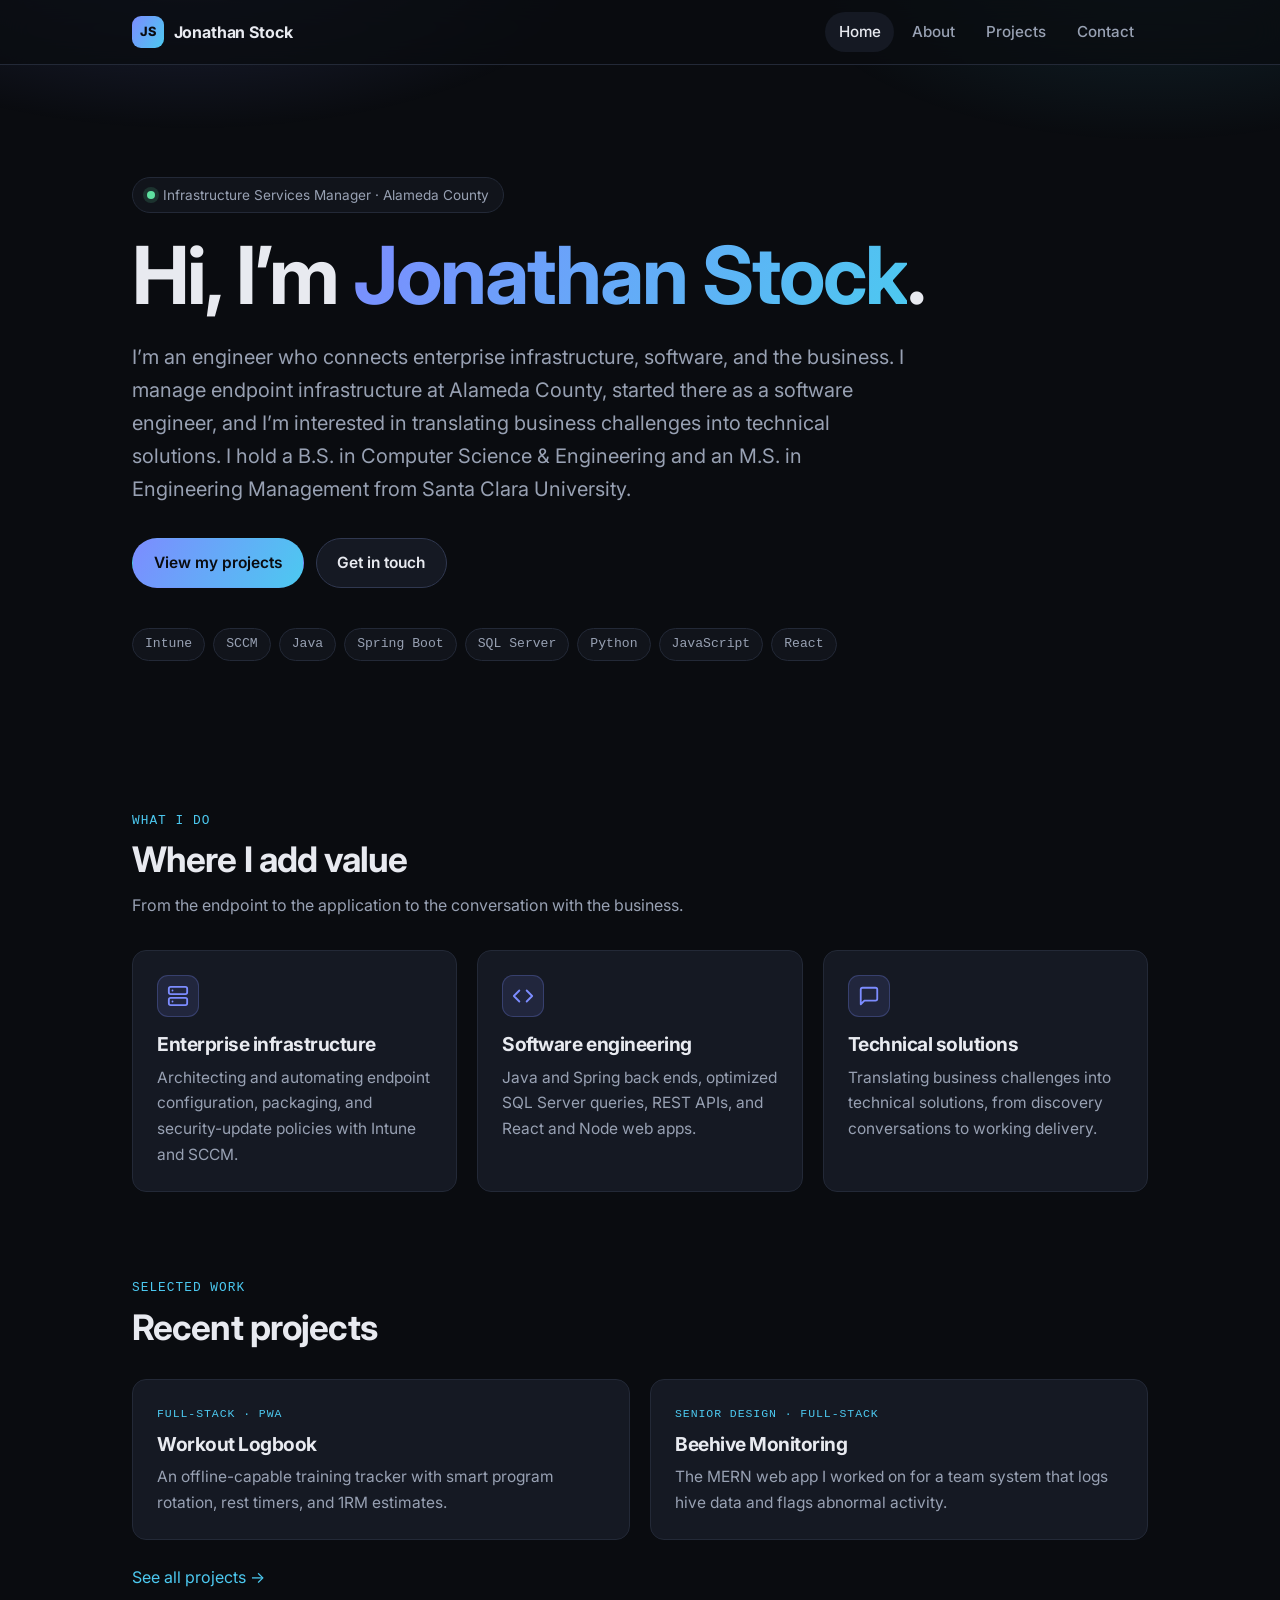
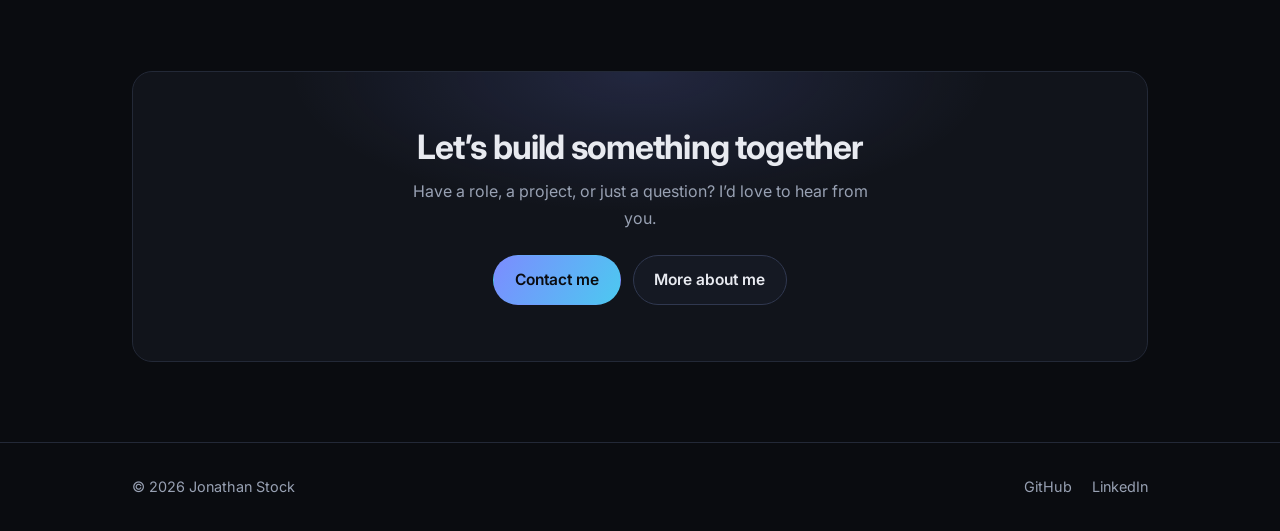
<file: index.html>
<!doctype html>
<html lang="en" class="no-js">
<head>
  <meta charset="utf-8">
  <meta name="viewport" content="width=device-width, initial-scale=1, viewport-fit=cover">
  <title>Jonathan Stock — Engineer</title>
  <meta name="description" content="Jonathan Stock is an Infrastructure Services Manager and software engineer at Alameda County who turns business challenges into technical solutions. Santa Clara University B.S. CS&amp;E and M.S. Engineering Management.">
  <meta name="theme-color" content="#0a0c10">
  <meta property="og:title" content="Jonathan Stock — Engineer">
  <meta property="og:description" content="Enterprise infrastructure, software engineering, and technical solutions.">
  <meta property="og:type" content="website">
  <link rel="icon" href="data:image/svg+xml,%3Csvg xmlns='http://www.w3.org/2000/svg' viewBox='0 0 32 32'%3E%3Cdefs%3E%3ClinearGradient id='g' x1='0' y1='0' x2='1' y2='1'%3E%3Cstop offset='0' stop-color='%237c8cff'/%3E%3Cstop offset='1' stop-color='%234cc9f0'/%3E%3C/linearGradient%3E%3C/defs%3E%3Crect width='32' height='32' rx='8' fill='url(%23g)'/%3E%3Ctext x='16' y='21.5' font-family='Arial' font-weight='800' font-size='14' text-anchor='middle' fill='%230a0c10'%3EJS%3C/text%3E%3C/svg%3E">
  <link rel="preconnect" href="https://fonts.googleapis.com">
  <link rel="preconnect" href="https://fonts.gstatic.com" crossorigin>
  <link rel="stylesheet" href="https://fonts.googleapis.com/css2?family=Inter:wght@400;500;600;700;800&display=swap">
  <link rel="stylesheet" href="assets/style.css">
  <script>document.documentElement.classList.remove("no-js");</script>
</head>
<body>
  <a class="skip-link" href="#main">Skip to content</a>

  <header class="site-header">
    <div class="container nav">
      <a class="brand" href="index.html" aria-label="Jonathan Stock, home">
        <span class="brand-mark" aria-hidden="true">JS</span>
        <span>Jonathan Stock</span>
      </a>
      <button class="nav-toggle" type="button" aria-label="Open menu" aria-expanded="false" aria-controls="nav-links">
        <span class="bars"></span>
      </button>
      <ul class="nav-links" id="nav-links">
        <li><a href="index.html" aria-current="page">Home</a></li>
        <li><a href="about.html">About</a></li>
        <li><a href="projects.html">Projects</a></li>
        <li><a href="contact.html">Contact</a></li>
      </ul>
    </div>
  </header>

  <main id="main">
    <!-- Hero -->
    <section class="hero">
      <div class="container">
        <span class="status-pill">Infrastructure Services Manager · Alameda County</span>
        <h1>Hi, I’m <span class="gradient-text">Jonathan Stock</span>.</h1>
        <p class="lead">
          I’m an engineer who connects enterprise infrastructure, software, and the business. I manage
          endpoint infrastructure at Alameda County, started there as a software engineer, and I’m
          interested in translating business challenges into technical solutions. I hold a B.S. in
          Computer Science &amp; Engineering and an M.S. in Engineering Management from Santa Clara University.
        </p>
        <div class="btn-row">
          <a class="btn btn-primary" href="projects.html">View my projects</a>
          <a class="btn" href="contact.html">Get in touch</a>
        </div>
        <ul class="chips" aria-label="Technologies I work with">
          <li class="chip">Intune</li>
          <li class="chip">SCCM</li>
          <li class="chip">Java</li>
          <li class="chip">Spring Boot</li>
          <li class="chip">SQL Server</li>
          <li class="chip">Python</li>
          <li class="chip">JavaScript</li>
          <li class="chip">React</li>
        </ul>
      </div>
    </section>

    <!-- What I do -->
    <section class="section">
      <div class="container">
        <div class="section-head reveal">
          <span class="eyebrow">What I do</span>
          <h2>Where I add value</h2>
          <p>From the endpoint to the application to the conversation with the business.</p>
        </div>
        <div class="grid grid-3">
          <article class="card reveal">
            <div class="card-icon" aria-hidden="true">
              <svg viewBox="0 0 24 24" fill="none" stroke="currentColor" stroke-width="2" stroke-linecap="round" stroke-linejoin="round"><rect x="2" y="2" width="20" height="8" rx="2"/><rect x="2" y="14" width="20" height="8" rx="2"/><path d="M6 6h.01M6 18h.01"/></svg>
            </div>
            <h3>Enterprise infrastructure</h3>
            <p>Architecting and automating endpoint configuration, packaging, and security-update policies with Intune and SCCM.</p>
          </article>
          <article class="card reveal">
            <div class="card-icon" aria-hidden="true">
              <svg viewBox="0 0 24 24" fill="none" stroke="currentColor" stroke-width="2" stroke-linecap="round" stroke-linejoin="round"><polyline points="16 18 22 12 16 6"/><polyline points="8 6 2 12 8 18"/></svg>
            </div>
            <h3>Software engineering</h3>
            <p>Java and Spring back ends, optimized SQL Server queries, REST APIs, and React and Node web apps.</p>
          </article>
          <article class="card reveal">
            <div class="card-icon" aria-hidden="true">
              <svg viewBox="0 0 24 24" fill="none" stroke="currentColor" stroke-width="2" stroke-linecap="round" stroke-linejoin="round"><path d="M21 15a2 2 0 0 1-2 2H7l-4 4V5a2 2 0 0 1 2-2h14a2 2 0 0 1 2 2z"/></svg>
            </div>
            <h3>Technical solutions</h3>
            <p>Translating business challenges into technical solutions, from discovery conversations to working delivery.</p>
          </article>
        </div>
      </div>
    </section>

    <!-- Featured projects -->
    <section class="section" style="padding-top:0">
      <div class="container">
        <div class="section-head reveal">
          <span class="eyebrow">Selected work</span>
          <h2>Recent projects</h2>
        </div>
        <div class="grid grid-2">
          <a class="card reveal" href="projects.html#workout-logbook">
            <span class="project-tag">Full-stack · PWA</span>
            <h3 style="margin-top:.6rem">Workout Logbook</h3>
            <p>An offline-capable training tracker with smart program rotation, rest timers, and 1RM estimates.</p>
          </a>
          <a class="card reveal" href="projects.html#beehive-monitoring">
            <span class="project-tag">Senior design · Full-stack</span>
            <h3 style="margin-top:.6rem">Beehive Monitoring</h3>
            <p>The MERN web app I worked on for a team system that logs hive data and flags abnormal activity.</p>
          </a>
        </div>
        <p style="margin:1.5rem 0 0"><a href="projects.html">See all projects →</a></p>
      </div>
    </section>

    <!-- CTA -->
    <section class="section" style="padding-top:0">
      <div class="container">
        <div class="cta reveal">
          <h2>Let’s build something together</h2>
          <p>Have a role, a project, or just a question? I’d love to hear from you.</p>
          <div class="btn-row">
            <a class="btn btn-primary" href="contact.html">Contact me</a>
            <a class="btn" href="about.html">More about me</a>
          </div>
        </div>
      </div>
    </section>
  </main>

  <footer class="site-footer">
    <div class="container footer-inner">
      <span>© <span data-year>2026</span> Jonathan Stock</span>
      <ul class="footer-links">
        <li><a href="https://github.com/jonathanhstock" target="_blank" rel="noopener">GitHub</a></li>
        <li><a href="https://www.linkedin.com/in/jonathanhstock/" target="_blank" rel="noopener">LinkedIn</a></li>
      </ul>
    </div>
  </footer>

  <script src="assets/script.js"></script>
</body>
</html>
</file>
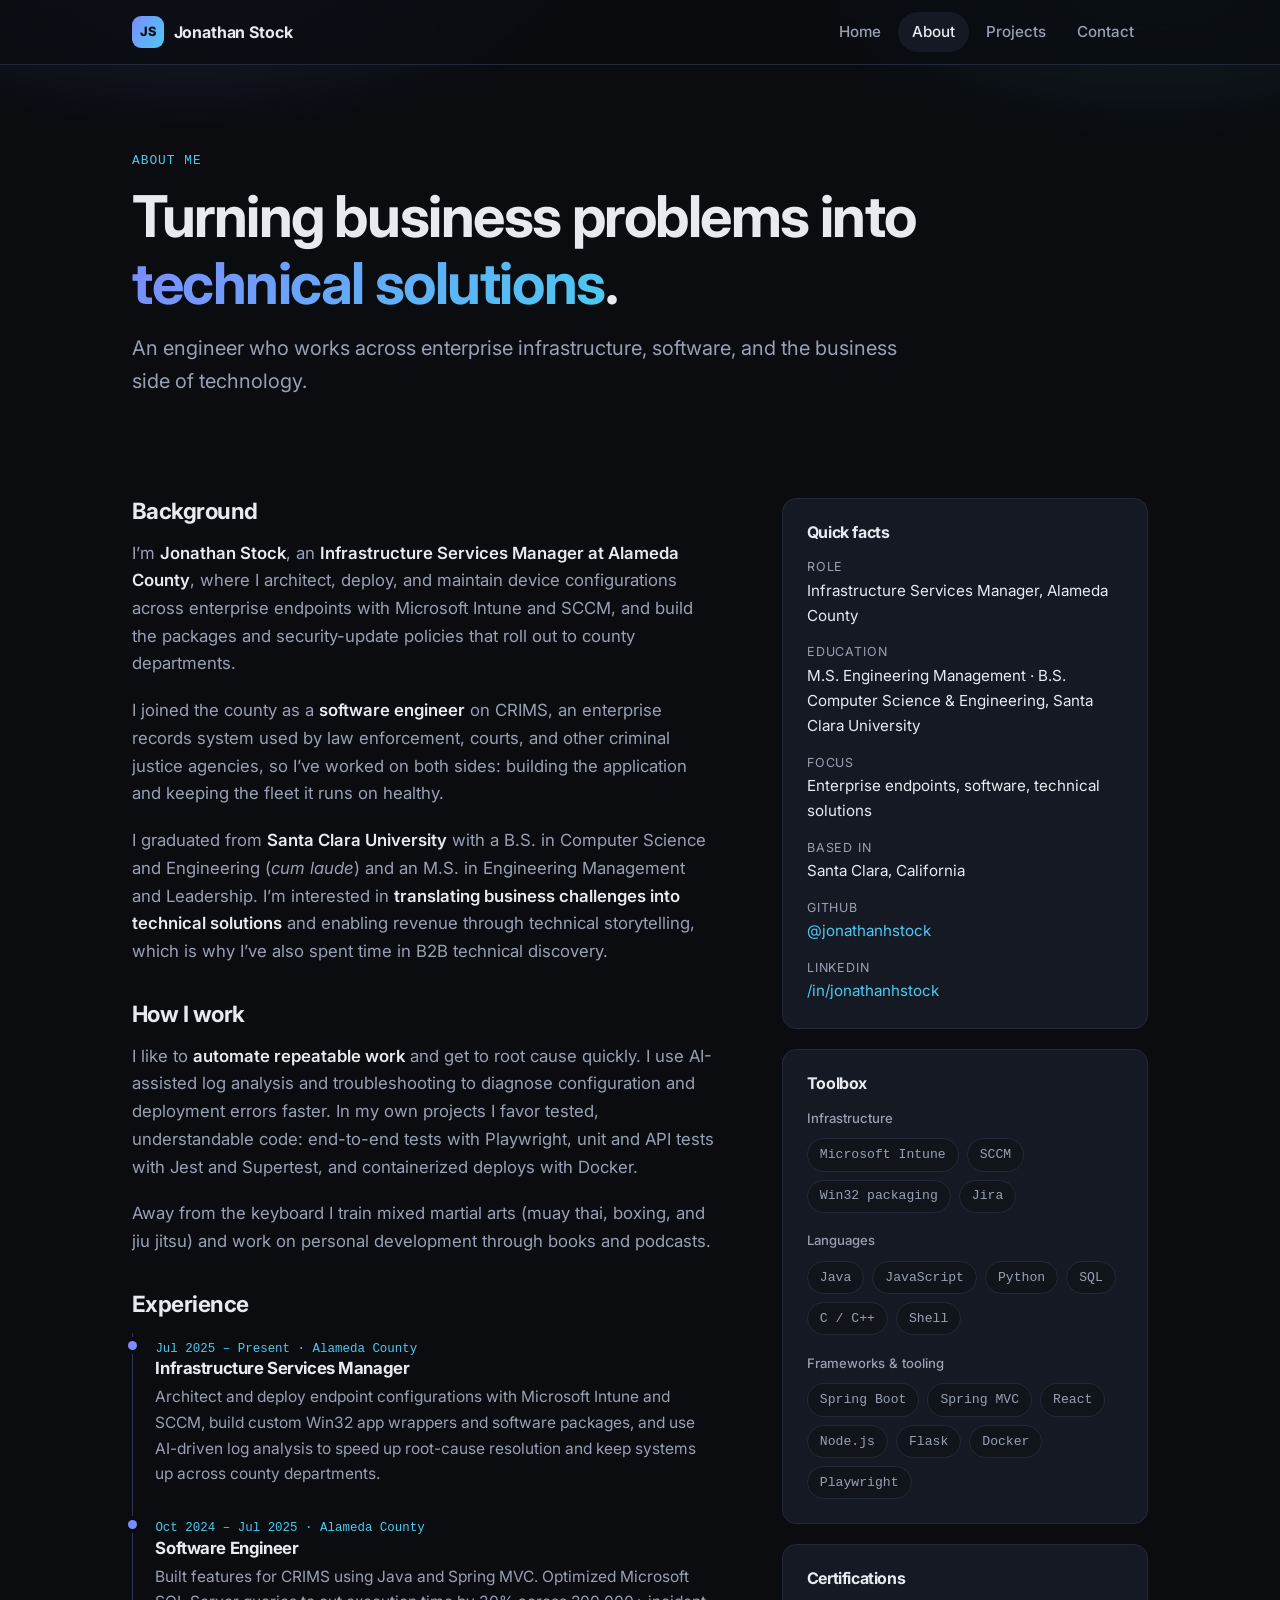
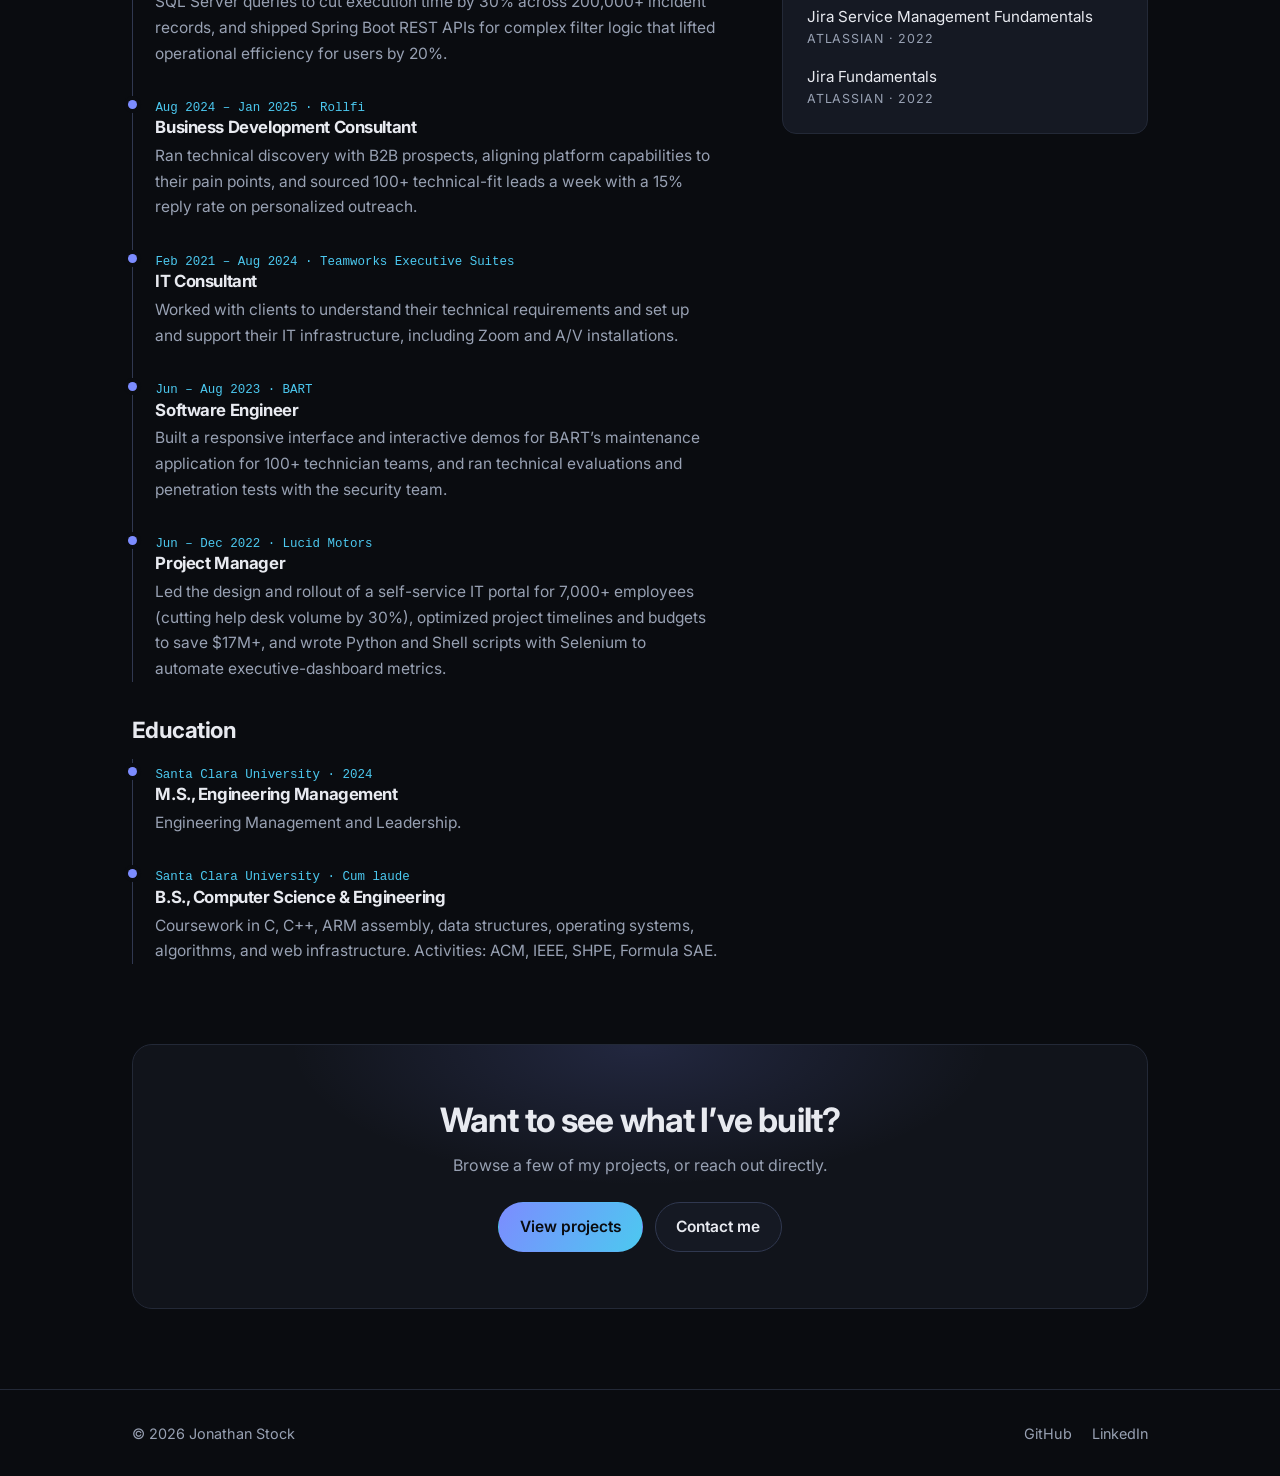
<file: about.html>
<!doctype html>
<html lang="en" class="no-js">
<head>
  <meta charset="utf-8">
  <meta name="viewport" content="width=device-width, initial-scale=1, viewport-fit=cover">
  <title>About — Jonathan Stock</title>
  <meta name="description" content="About Jonathan Stock: an Infrastructure Services Manager and former software engineer at Alameda County, with a B.S. in Computer Science &amp; Engineering and an M.S. in Engineering Management from Santa Clara University.">
  <meta name="theme-color" content="#0a0c10">
  <meta property="og:title" content="About — Jonathan Stock">
  <meta property="og:type" content="profile">
  <link rel="icon" href="data:image/svg+xml,%3Csvg xmlns='http://www.w3.org/2000/svg' viewBox='0 0 32 32'%3E%3Cdefs%3E%3ClinearGradient id='g' x1='0' y1='0' x2='1' y2='1'%3E%3Cstop offset='0' stop-color='%237c8cff'/%3E%3Cstop offset='1' stop-color='%234cc9f0'/%3E%3C/linearGradient%3E%3C/defs%3E%3Crect width='32' height='32' rx='8' fill='url(%23g)'/%3E%3Ctext x='16' y='21.5' font-family='Arial' font-weight='800' font-size='14' text-anchor='middle' fill='%230a0c10'%3EJS%3C/text%3E%3C/svg%3E">
  <link rel="preconnect" href="https://fonts.googleapis.com">
  <link rel="preconnect" href="https://fonts.gstatic.com" crossorigin>
  <link rel="stylesheet" href="https://fonts.googleapis.com/css2?family=Inter:wght@400;500;600;700;800&display=swap">
  <link rel="stylesheet" href="assets/style.css">
  <script>document.documentElement.classList.remove("no-js");</script>
</head>
<body>
  <a class="skip-link" href="#main">Skip to content</a>

  <header class="site-header">
    <div class="container nav">
      <a class="brand" href="index.html" aria-label="Jonathan Stock, home">
        <span class="brand-mark" aria-hidden="true">JS</span>
        <span>Jonathan Stock</span>
      </a>
      <button class="nav-toggle" type="button" aria-label="Open menu" aria-expanded="false" aria-controls="nav-links">
        <span class="bars"></span>
      </button>
      <ul class="nav-links" id="nav-links">
        <li><a href="index.html">Home</a></li>
        <li><a href="about.html" aria-current="page">About</a></li>
        <li><a href="projects.html">Projects</a></li>
        <li><a href="contact.html">Contact</a></li>
      </ul>
    </div>
  </header>

  <main id="main">
    <section class="page-hero">
      <div class="container">
        <span class="eyebrow">About me</span>
        <h1>Turning business problems into <span class="gradient-text">technical solutions</span>.</h1>
        <p class="lead">An engineer who works across enterprise infrastructure, software, and the business side of technology.</p>
      </div>
    </section>

    <section class="section">
      <div class="container about-layout">

        <div class="prose">
          <h2>Background</h2>
          <p>
            I’m <strong>Jonathan Stock</strong>, an <strong>Infrastructure Services Manager at Alameda County</strong>,
            where I architect, deploy, and maintain device configurations across enterprise endpoints with
            Microsoft Intune and SCCM, and build the packages and security-update policies that roll out to
            county departments.
          </p>
          <p>
            I joined the county as a <strong>software engineer</strong> on CRIMS, an enterprise records system used by
            law enforcement, courts, and other criminal justice agencies, so I’ve worked on both sides:
            building the application and keeping the fleet it runs on healthy.
          </p>
          <p>
            I graduated from <strong>Santa Clara University</strong> with a B.S. in Computer Science and
            Engineering (<em>cum laude</em>) and an M.S. in Engineering Management and Leadership. I’m
            interested in <strong>translating business challenges into technical solutions</strong> and
            enabling revenue through technical storytelling, which is why I’ve also spent time in B2B
            technical discovery.
          </p>

          <h2>How I work</h2>
          <p>
            I like to <strong>automate repeatable work</strong> and get to root cause quickly. I use AI-assisted
            log analysis and troubleshooting to diagnose configuration and deployment errors faster.
            In my own projects I favor tested, understandable code: end-to-end tests with Playwright, unit and API
            tests with Jest and Supertest, and containerized deploys with Docker.
          </p>
          <p>
            Away from the keyboard I train mixed martial arts (muay thai, boxing, and jiu jitsu) and
            work on personal development through books and podcasts.
          </p>

          <h2>Experience</h2>
          <ol class="timeline">
            <li class="reveal">
              <span class="meta">Jul 2025 – Present · Alameda County</span>
              <h3>Infrastructure Services Manager</h3>
              <p>Architect and deploy endpoint configurations with Microsoft Intune and SCCM, build custom Win32 app wrappers and software packages, and use AI-driven log analysis to speed up root-cause resolution and keep systems up across county departments.</p>
            </li>
            <li class="reveal">
              <span class="meta">Oct 2024 – Jul 2025 · Alameda County</span>
              <h3>Software Engineer</h3>
              <p>Built features for CRIMS using Java and Spring MVC. Optimized Microsoft SQL Server queries to cut execution time by 30% across 200,000+ incident records, and shipped Spring Boot REST APIs for complex filter logic that lifted operational efficiency for users by 20%.</p>
            </li>
            <li class="reveal">
              <span class="meta">Aug 2024 – Jan 2025 · Rollfi</span>
              <h3>Business Development Consultant</h3>
              <p>Ran technical discovery with B2B prospects, aligning platform capabilities to their pain points, and sourced 100+ technical-fit leads a week with a 15% reply rate on personalized outreach.</p>
            </li>
            <li class="reveal">
              <span class="meta">Feb 2021 – Aug 2024 · Teamworks Executive Suites</span>
              <h3>IT Consultant</h3>
              <p>Worked with clients to understand their technical requirements and set up and support their IT infrastructure, including Zoom and A/V installations.</p>
            </li>
            <li class="reveal">
              <span class="meta">Jun – Aug 2023 · BART</span>
              <h3>Software Engineer</h3>
              <p>Built a responsive interface and interactive demos for BART’s maintenance application for 100+ technician teams, and ran technical evaluations and penetration tests with the security team.</p>
            </li>
            <li class="reveal">
              <span class="meta">Jun – Dec 2022 · Lucid Motors</span>
              <h3>Project Manager</h3>
              <p>Led the design and rollout of a self-service IT portal for 7,000+ employees (cutting help desk volume by 30%), optimized project timelines and budgets to save $17M+, and wrote Python and Shell scripts with Selenium to automate executive-dashboard metrics.</p>
            </li>
          </ol>

          <h2>Education</h2>
          <ol class="timeline">
            <li class="reveal">
              <span class="meta">Santa Clara University · 2024</span>
              <h3>M.S., Engineering Management</h3>
              <p>Engineering Management and Leadership.</p>
            </li>
            <li class="reveal">
              <span class="meta">Santa Clara University · Cum laude</span>
              <h3>B.S., Computer Science &amp; Engineering</h3>
              <p>Coursework in C, C++, ARM assembly, data structures, operating systems, algorithms, and web infrastructure. Activities: ACM, IEEE, SHPE, Formula SAE.</p>
            </li>
          </ol>
        </div>

        <aside class="sidebar" aria-label="Quick facts">
          <div class="card">
            <h3>Quick facts</h3>
            <ul class="facts">
              <li><span class="label">Role</span>Infrastructure Services Manager, Alameda County</li>
              <li><span class="label">Education</span>M.S. Engineering Management · B.S. Computer Science &amp; Engineering, Santa Clara University</li>
              <li><span class="label">Focus</span>Enterprise endpoints, software, technical solutions</li>
              <li><span class="label">Based in</span>Santa Clara, California</li>
              <li><span class="label">GitHub</span><a href="https://github.com/jonathanhstock" target="_blank" rel="noopener">@jonathanhstock</a></li>
              <li><span class="label">LinkedIn</span><a href="https://www.linkedin.com/in/jonathanhstock/" target="_blank" rel="noopener">/in/jonathanhstock</a></li>
            </ul>
          </div>

          <div class="card">
            <h3>Toolbox</h3>
            <div class="skill-group">
              <h4>Infrastructure</h4>
              <ul class="chips">
                <li class="chip">Microsoft Intune</li><li class="chip">SCCM</li><li class="chip">Win32 packaging</li>
                <li class="chip">Jira</li>
              </ul>
            </div>
            <div class="skill-group">
              <h4>Languages</h4>
              <ul class="chips">
                <li class="chip">Java</li><li class="chip">JavaScript</li><li class="chip">Python</li>
                <li class="chip">SQL</li><li class="chip">C / C++</li><li class="chip">Shell</li>
              </ul>
            </div>
            <div class="skill-group">
              <h4>Frameworks &amp; tooling</h4>
              <ul class="chips">
                <li class="chip">Spring Boot</li><li class="chip">Spring MVC</li><li class="chip">React</li>
                <li class="chip">Node.js</li><li class="chip">Flask</li><li class="chip">Docker</li>
                <li class="chip">Playwright</li>
              </ul>
            </div>
          </div>

          <div class="card">
            <h3>Certifications</h3>
            <ul class="facts">
              <li>Jira Service Management Fundamentals<span class="label">Atlassian · 2022</span></li>
              <li>Jira Fundamentals<span class="label">Atlassian · 2022</span></li>
            </ul>
          </div>
        </aside>

      </div>
    </section>

    <section class="section" style="padding-top:0">
      <div class="container">
        <div class="cta reveal">
          <h2>Want to see what I’ve built?</h2>
          <p>Browse a few of my projects, or reach out directly.</p>
          <div class="btn-row">
            <a class="btn btn-primary" href="projects.html">View projects</a>
            <a class="btn" href="contact.html">Contact me</a>
          </div>
        </div>
      </div>
    </section>
  </main>

  <footer class="site-footer">
    <div class="container footer-inner">
      <span>© <span data-year>2026</span> Jonathan Stock</span>
      <ul class="footer-links">
        <li><a href="https://github.com/jonathanhstock" target="_blank" rel="noopener">GitHub</a></li>
        <li><a href="https://www.linkedin.com/in/jonathanhstock/" target="_blank" rel="noopener">LinkedIn</a></li>
      </ul>
    </div>
  </footer>

  <script src="assets/script.js"></script>
</body>
</html>
</file>
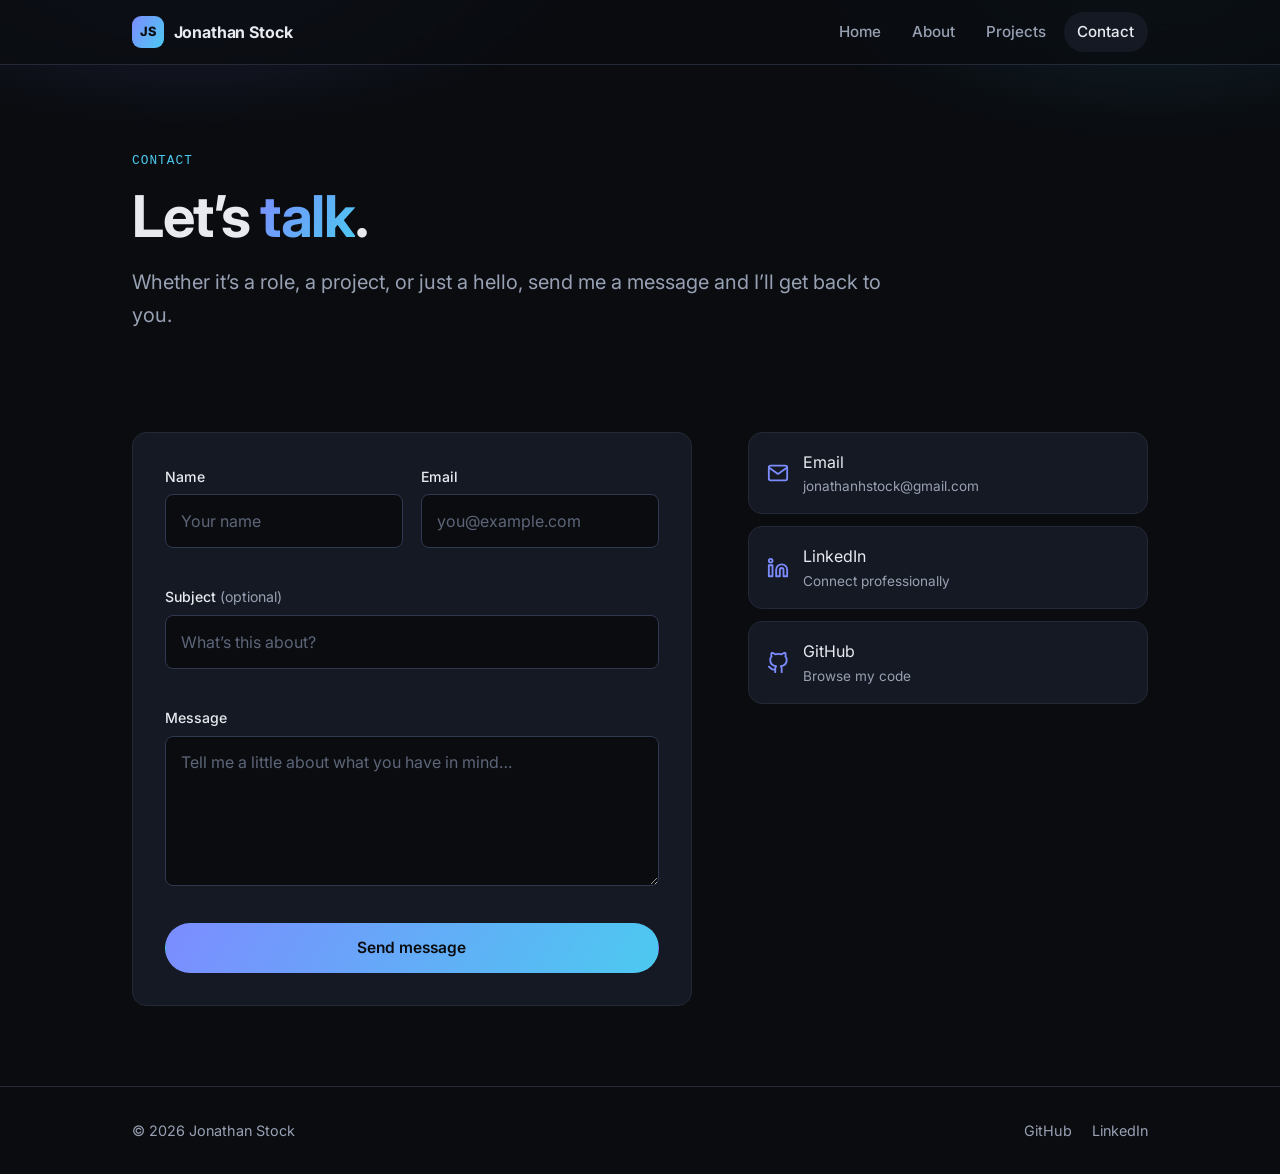
<file: contact.html>
<!doctype html>
<html lang="en" class="no-js">
<head>
  <meta charset="utf-8">
  <meta name="viewport" content="width=device-width, initial-scale=1, viewport-fit=cover">
  <title>Contact — Jonathan Stock</title>
  <meta name="description" content="Get in touch with Jonathan Stock about roles, projects, or collaboration.">
  <meta name="theme-color" content="#0a0c10">
  <meta property="og:title" content="Contact — Jonathan Stock">
  <meta property="og:type" content="website">
  <link rel="icon" href="data:image/svg+xml,%3Csvg xmlns='http://www.w3.org/2000/svg' viewBox='0 0 32 32'%3E%3Cdefs%3E%3ClinearGradient id='g' x1='0' y1='0' x2='1' y2='1'%3E%3Cstop offset='0' stop-color='%237c8cff'/%3E%3Cstop offset='1' stop-color='%234cc9f0'/%3E%3C/linearGradient%3E%3C/defs%3E%3Crect width='32' height='32' rx='8' fill='url(%23g)'/%3E%3Ctext x='16' y='21.5' font-family='Arial' font-weight='800' font-size='14' text-anchor='middle' fill='%230a0c10'%3EJS%3C/text%3E%3C/svg%3E">
  <link rel="preconnect" href="https://fonts.googleapis.com">
  <link rel="preconnect" href="https://fonts.gstatic.com" crossorigin>
  <link rel="stylesheet" href="https://fonts.googleapis.com/css2?family=Inter:wght@400;500;600;700;800&display=swap">
  <link rel="stylesheet" href="assets/style.css">
  <script>document.documentElement.classList.remove("no-js");</script>
</head>
<body>
  <a class="skip-link" href="#main">Skip to content</a>

  <header class="site-header">
    <div class="container nav">
      <a class="brand" href="index.html" aria-label="Jonathan Stock, home">
        <span class="brand-mark" aria-hidden="true">JS</span>
        <span>Jonathan Stock</span>
      </a>
      <button class="nav-toggle" type="button" aria-label="Open menu" aria-expanded="false" aria-controls="nav-links">
        <span class="bars"></span>
      </button>
      <ul class="nav-links" id="nav-links">
        <li><a href="index.html">Home</a></li>
        <li><a href="about.html">About</a></li>
        <li><a href="projects.html">Projects</a></li>
        <li><a href="contact.html" aria-current="page">Contact</a></li>
      </ul>
    </div>
  </header>

  <main id="main">
    <section class="page-hero">
      <div class="container">
        <span class="eyebrow">Contact</span>
        <h1>Let’s <span class="gradient-text">talk</span>.</h1>
        <p class="lead">Whether it’s a role, a project, or just a hello, send me a message and I’ll get back to you.</p>
      </div>
    </section>

    <section class="section">
      <div class="container contact-layout">

        <form class="form" id="contact-form" novalidate>
          <div class="form-row">
            <div class="field">
              <label for="name">Name</label>
              <input id="name" name="name" type="text" autocomplete="name" placeholder="Your name" required>
              <span class="error" role="alert"></span>
            </div>
            <div class="field">
              <label for="email">Email</label>
              <input id="email" name="email" type="email" autocomplete="email" inputmode="email" placeholder="you@example.com" required>
              <span class="error" role="alert"></span>
            </div>
          </div>

          <div class="field">
            <label for="subject">Subject <span class="optional">(optional)</span></label>
            <input id="subject" name="subject" type="text" placeholder="What’s this about?">
            <span class="error" role="alert"></span>
          </div>

          <div class="field">
            <label for="message">Message</label>
            <textarea id="message" name="message" placeholder="Tell me a little about what you have in mind…" required></textarea>
            <span class="error" role="alert"></span>
          </div>

          <!-- Honeypot: leave empty -->
          <div class="hp" aria-hidden="true">
            <label>Website <input type="text" name="website" tabindex="-1" autocomplete="off"></label>
          </div>

          <div id="form-status" class="form-status" role="status" aria-live="polite"></div>

          <button class="btn btn-primary" type="submit">Send message</button>
        </form>

        <aside aria-label="Other ways to reach me">
          <ul class="contact-list">
            <li>
              <a href="mailto:jonathanhstock@gmail.com">
                <svg viewBox="0 0 24 24" fill="none" stroke="currentColor" stroke-width="2" stroke-linecap="round" stroke-linejoin="round" aria-hidden="true"><path d="M4 4h16c1.1 0 2 .9 2 2v12c0 1.1-.9 2-2 2H4c-1.1 0-2-.9-2-2V6c0-1.1.9-2 2-2z"/><polyline points="22,6 12,13 2,6"/></svg>
                <span>Email<span class="sub">jonathanhstock@gmail.com</span></span>
              </a>
            </li>
            <li>
              <a href="https://www.linkedin.com/in/jonathanhstock/" target="_blank" rel="noopener">
                <svg viewBox="0 0 24 24" fill="none" stroke="currentColor" stroke-width="2" stroke-linecap="round" stroke-linejoin="round" aria-hidden="true"><path d="M16 8a6 6 0 0 1 6 6v7h-4v-7a2 2 0 0 0-2-2 2 2 0 0 0-2 2v7h-4v-7a6 6 0 0 1 6-6z"/><rect x="2" y="9" width="4" height="12"/><circle cx="4" cy="4" r="2"/></svg>
                <span>LinkedIn<span class="sub">Connect professionally</span></span>
              </a>
            </li>
            <li>
              <a href="https://github.com/jonathanhstock" target="_blank" rel="noopener">
                <svg viewBox="0 0 24 24" fill="none" stroke="currentColor" stroke-width="2" stroke-linecap="round" stroke-linejoin="round" aria-hidden="true"><path d="M9 19c-5 1.5-5-2.5-7-3m14 6v-3.87a3.37 3.37 0 0 0-.94-2.61c3.14-.35 6.44-1.54 6.44-7A5.44 5.44 0 0 0 20 4.77 5.07 5.07 0 0 0 19.91 1S18.73.65 16 2.48a13.38 13.38 0 0 0-7 0C6.27.65 5.09 1 5.09 1A5.07 5.07 0 0 0 5 4.77a5.44 5.44 0 0 0-1.5 3.78c0 5.42 3.3 6.61 6.44 7A3.37 3.37 0 0 0 9 18.13V22"/></svg>
                <span>GitHub<span class="sub">Browse my code</span></span>
              </a>
            </li>
          </ul>
        </aside>

      </div>
    </section>
  </main>

  <footer class="site-footer">
    <div class="container footer-inner">
      <span>© <span data-year>2026</span> Jonathan Stock</span>
      <ul class="footer-links">
        <li><a href="https://github.com/jonathanhstock" target="_blank" rel="noopener">GitHub</a></li>
        <li><a href="https://www.linkedin.com/in/jonathanhstock/" target="_blank" rel="noopener">LinkedIn</a></li>
      </ul>
    </div>
  </footer>

  <script src="assets/script.js"></script>
</body>
</html>
</file>
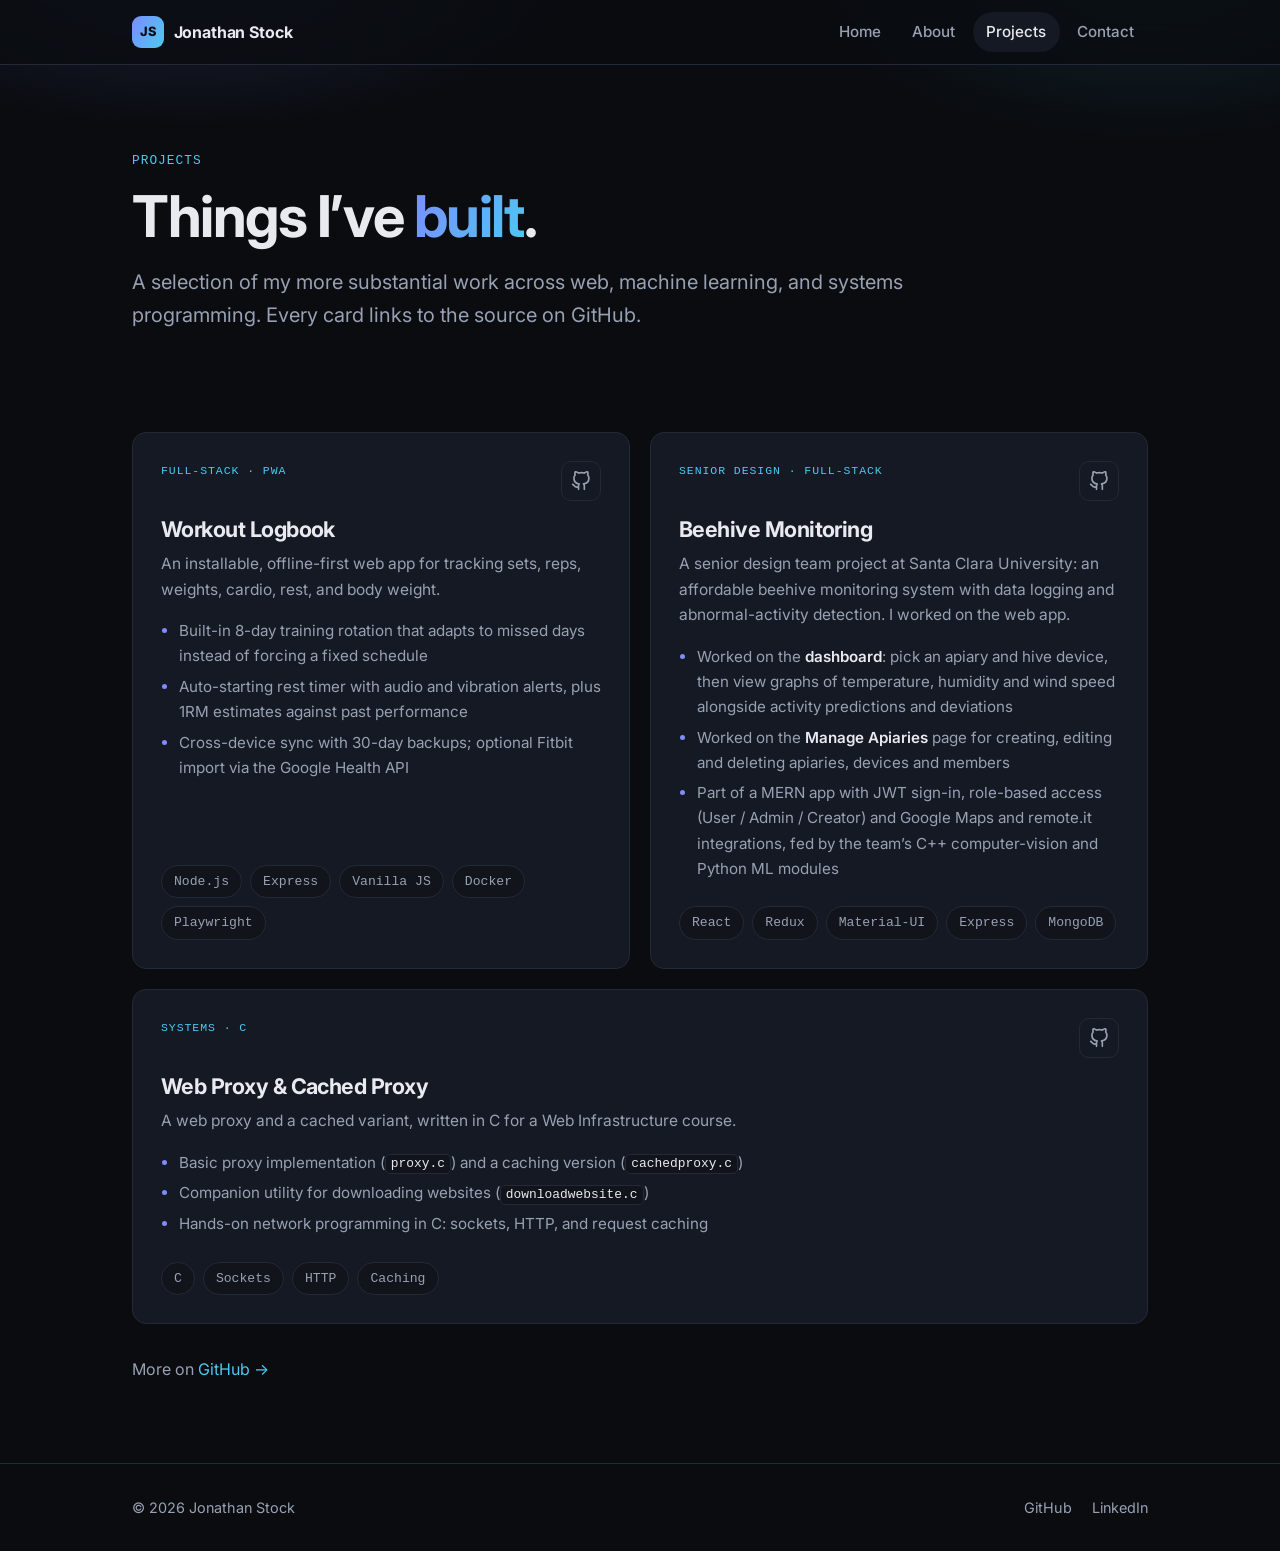
<file: projects.html>
<!doctype html>
<html lang="en" class="no-js">
<head>
  <meta charset="utf-8">
  <meta name="viewport" content="width=device-width, initial-scale=1, viewport-fit=cover">
  <title>Projects — Jonathan Stock</title>
  <meta name="description" content="Selected projects by Jonathan Stock: a workout logbook PWA, a beehive monitoring web app, and a C web proxy.">
  <meta name="theme-color" content="#0a0c10">
  <meta property="og:title" content="Projects — Jonathan Stock">
  <meta property="og:type" content="website">
  <link rel="icon" href="data:image/svg+xml,%3Csvg xmlns='http://www.w3.org/2000/svg' viewBox='0 0 32 32'%3E%3Cdefs%3E%3ClinearGradient id='g' x1='0' y1='0' x2='1' y2='1'%3E%3Cstop offset='0' stop-color='%237c8cff'/%3E%3Cstop offset='1' stop-color='%234cc9f0'/%3E%3C/linearGradient%3E%3C/defs%3E%3Crect width='32' height='32' rx='8' fill='url(%23g)'/%3E%3Ctext x='16' y='21.5' font-family='Arial' font-weight='800' font-size='14' text-anchor='middle' fill='%230a0c10'%3EJS%3C/text%3E%3C/svg%3E">
  <link rel="preconnect" href="https://fonts.googleapis.com">
  <link rel="preconnect" href="https://fonts.gstatic.com" crossorigin>
  <link rel="stylesheet" href="https://fonts.googleapis.com/css2?family=Inter:wght@400;500;600;700;800&display=swap">
  <link rel="stylesheet" href="assets/style.css">
  <script>document.documentElement.classList.remove("no-js");</script>
</head>
<body>
  <a class="skip-link" href="#main">Skip to content</a>

  <header class="site-header">
    <div class="container nav">
      <a class="brand" href="index.html" aria-label="Jonathan Stock, home">
        <span class="brand-mark" aria-hidden="true">JS</span>
        <span>Jonathan Stock</span>
      </a>
      <button class="nav-toggle" type="button" aria-label="Open menu" aria-expanded="false" aria-controls="nav-links">
        <span class="bars"></span>
      </button>
      <ul class="nav-links" id="nav-links">
        <li><a href="index.html">Home</a></li>
        <li><a href="about.html">About</a></li>
        <li><a href="projects.html" aria-current="page">Projects</a></li>
        <li><a href="contact.html">Contact</a></li>
      </ul>
    </div>
  </header>

  <main id="main">
    <section class="page-hero">
      <div class="container">
        <span class="eyebrow">Projects</span>
        <h1>Things I’ve <span class="gradient-text">built</span>.</h1>
        <p class="lead">A selection of my more substantial work across web, machine learning, and systems programming. Every card links to the source on GitHub.</p>
      </div>
    </section>

    <section class="section">
      <div class="container">
        <div class="grid grid-2 projects-grid">

          <!-- 1. Workout Logbook -->
          <article class="card project-card reveal" id="workout-logbook">
            <div class="project-top">
              <span class="project-tag">Full-stack · PWA</span>
              <div class="project-links">
                <a class="icon-link" href="https://github.com/jonathanhstock/workoutlogger" target="_blank" rel="noopener" aria-label="Workout Logbook on GitHub">
                  <svg viewBox="0 0 24 24" fill="none" stroke="currentColor" stroke-width="2" stroke-linecap="round" stroke-linejoin="round" aria-hidden="true"><path d="M9 19c-5 1.5-5-2.5-7-3m14 6v-3.87a3.37 3.37 0 0 0-.94-2.61c3.14-.35 6.44-1.54 6.44-7A5.44 5.44 0 0 0 20 4.77 5.07 5.07 0 0 0 19.91 1S18.73.65 16 2.48a13.38 13.38 0 0 0-7 0C6.27.65 5.09 1 5.09 1A5.07 5.07 0 0 0 5 4.77a5.44 5.44 0 0 0-1.5 3.78c0 5.42 3.3 6.61 6.44 7A3.37 3.37 0 0 0 9 18.13V22"/></svg>
                </a>
              </div>
            </div>
            <h3>Workout Logbook</h3>
            <p>An installable, offline-first web app for tracking sets, reps, weights, cardio, rest, and body weight.</p>
            <ul class="project-points">
              <li>Built-in 8-day training rotation that adapts to missed days instead of forcing a fixed schedule</li>
              <li>Auto-starting rest timer with audio and vibration alerts, plus 1RM estimates against past performance</li>
              <li>Cross-device sync with 30-day backups; optional Fitbit import via the Google Health API</li>
            </ul>
            <ul class="chips" aria-label="Technologies">
              <li class="chip">Node.js</li><li class="chip">Express</li><li class="chip">Vanilla JS</li>
              <li class="chip">Docker</li><li class="chip">Playwright</li>
            </ul>
          </article>

          <!-- 2. Beehive Monitoring -->
          <article class="card project-card reveal" id="beehive-monitoring">
            <div class="project-top">
              <span class="project-tag">Senior design · Full-stack</span>
              <div class="project-links">
                <a class="icon-link" href="https://github.com/jonathanhstock/BeehiveMonitoring" target="_blank" rel="noopener" aria-label="Beehive Monitoring on GitHub">
                  <svg viewBox="0 0 24 24" fill="none" stroke="currentColor" stroke-width="2" stroke-linecap="round" stroke-linejoin="round" aria-hidden="true"><path d="M9 19c-5 1.5-5-2.5-7-3m14 6v-3.87a3.37 3.37 0 0 0-.94-2.61c3.14-.35 6.44-1.54 6.44-7A5.44 5.44 0 0 0 20 4.77 5.07 5.07 0 0 0 19.91 1S18.73.65 16 2.48a13.38 13.38 0 0 0-7 0C6.27.65 5.09 1 5.09 1A5.07 5.07 0 0 0 5 4.77a5.44 5.44 0 0 0-1.5 3.78c0 5.42 3.3 6.61 6.44 7A3.37 3.37 0 0 0 9 18.13V22"/></svg>
                </a>
              </div>
            </div>
            <h3>Beehive Monitoring</h3>
            <p>A senior design team project at Santa Clara University: an affordable beehive monitoring system with data logging and abnormal-activity detection. I worked on the web app.</p>
            <ul class="project-points">
              <li>Worked on the <strong>dashboard</strong>: pick an apiary and hive device, then view graphs of temperature, humidity and wind speed alongside activity predictions and deviations</li>
              <li>Worked on the <strong>Manage Apiaries</strong> page for creating, editing and deleting apiaries, devices and members</li>
              <li>Part of a MERN app with JWT sign-in, role-based access (User / Admin / Creator) and Google Maps and remote.it integrations, fed by the team’s C++ computer-vision and Python ML modules</li>
            </ul>
            <ul class="chips" aria-label="Technologies">
              <li class="chip">React</li><li class="chip">Redux</li><li class="chip">Material-UI</li>
              <li class="chip">Express</li><li class="chip">MongoDB</li>
            </ul>
          </article>

          <!-- 3. Web Proxy -->
          <article class="card project-card reveal" id="web-proxy">
            <div class="project-top">
              <span class="project-tag">Systems · C</span>
              <div class="project-links">
                <a class="icon-link" href="https://github.com/jonathanhstock/Web-Infrastructure" target="_blank" rel="noopener" aria-label="Web Proxy on GitHub">
                  <svg viewBox="0 0 24 24" fill="none" stroke="currentColor" stroke-width="2" stroke-linecap="round" stroke-linejoin="round" aria-hidden="true"><path d="M9 19c-5 1.5-5-2.5-7-3m14 6v-3.87a3.37 3.37 0 0 0-.94-2.61c3.14-.35 6.44-1.54 6.44-7A5.44 5.44 0 0 0 20 4.77 5.07 5.07 0 0 0 19.91 1S18.73.65 16 2.48a13.38 13.38 0 0 0-7 0C6.27.65 5.09 1 5.09 1A5.07 5.07 0 0 0 5 4.77a5.44 5.44 0 0 0-1.5 3.78c0 5.42 3.3 6.61 6.44 7A3.37 3.37 0 0 0 9 18.13V22"/></svg>
                </a>
              </div>
            </div>
            <h3>Web Proxy &amp; Cached Proxy</h3>
            <p>A web proxy and a cached variant, written in C for a Web Infrastructure course.</p>
            <ul class="project-points">
              <li>Basic proxy implementation (<code>proxy.c</code>) and a caching version (<code>cachedproxy.c</code>)</li>
              <li>Companion utility for downloading websites (<code>downloadwebsite.c</code>)</li>
              <li>Hands-on network programming in C: sockets, HTTP, and request caching</li>
            </ul>
            <ul class="chips" aria-label="Technologies">
              <li class="chip">C</li><li class="chip">Sockets</li><li class="chip">HTTP</li>
              <li class="chip">Caching</li>
            </ul>
          </article>

        </div>

        <p style="margin:2rem 0 0;color:var(--muted)">
          More on <a href="https://github.com/jonathanhstock" target="_blank" rel="noopener">GitHub →</a>
        </p>
      </div>
    </section>
  </main>

  <footer class="site-footer">
    <div class="container footer-inner">
      <span>© <span data-year>2026</span> Jonathan Stock</span>
      <ul class="footer-links">
        <li><a href="https://github.com/jonathanhstock" target="_blank" rel="noopener">GitHub</a></li>
        <li><a href="https://www.linkedin.com/in/jonathanhstock/" target="_blank" rel="noopener">LinkedIn</a></li>
      </ul>
    </div>
  </footer>

  <script src="assets/script.js"></script>
</body>
</html>
</file>
<file: assets/style.css>
/* ==========================================================================
   Jonathan Stock — personal site
   Dark theme, mobile-first. No build step.
   ========================================================================== */

:root {
  --bg: #0a0c10;
  --bg-elev: #11141b;
  --surface: #151923;
  --surface-hover: #1a1f2b;
  --border: #232937;
  --border-strong: #303850;
  --text: #e8eaf0;
  --muted: #98a1b3;
  --accent: #7c8cff;
  --accent-2: #4cc9f0;
  --accent-grad: linear-gradient(120deg, var(--accent), var(--accent-2));
  --danger: #ff7a85;
  --success: #5ee0a0;
  --radius: 14px;
  --radius-sm: 8px;
  --gutter: clamp(1rem, 4vw, 2rem);
  --maxw: 1080px;
  --font: "Inter", ui-sans-serif, system-ui, -apple-system, "Segoe UI", Roboto, "Helvetica Neue", Arial, sans-serif;
  --mono: ui-monospace, SFMono-Regular, Menlo, Consolas, monospace;
  color-scheme: dark;
}

*, *::before, *::after { box-sizing: border-box; }

html { scroll-behavior: smooth; -webkit-text-size-adjust: 100%; }

body {
  margin: 0;
  background: var(--bg);
  color: var(--text);
  font-family: var(--font);
  font-size: 1rem;
  line-height: 1.65;
  -webkit-font-smoothing: antialiased;
  min-height: 100vh;
  display: flex;
  flex-direction: column;
  overflow-x: hidden;
}

/* Soft glow behind the page top */
body::before {
  content: "";
  position: fixed;
  inset: 0 0 auto 0;
  height: 520px;
  background:
    radial-gradient(600px 260px at 15% -10%, rgba(124, 140, 255, 0.18), transparent 70%),
    radial-gradient(520px 240px at 90% -5%, rgba(76, 201, 240, 0.12), transparent 70%);
  pointer-events: none;
  z-index: -1;
}

img, svg { max-width: 100%; display: block; }

a { color: var(--accent-2); text-decoration: none; }
a:hover { text-decoration: underline; text-underline-offset: 3px; }

:focus-visible {
  outline: 2px solid var(--accent);
  outline-offset: 3px;
  border-radius: 4px;
}

.skip-link {
  position: absolute;
  left: -999px;
  top: 0;
  background: var(--accent);
  color: #0a0c10;
  padding: 0.5rem 1rem;
  border-radius: 0 0 var(--radius-sm) 0;
  z-index: 100;
}
.skip-link:focus { left: 0; }

.container {
  width: 100%;
  max-width: var(--maxw);
  margin-inline: auto;
  padding-inline: var(--gutter);
}

main { flex: 1; }

/* ---------- Header / nav ---------- */

.site-header {
  position: sticky;
  top: 0;
  z-index: 50;
  background: rgba(10, 12, 16, 0.78);
  backdrop-filter: blur(14px);
  -webkit-backdrop-filter: blur(14px);
  border-bottom: 1px solid var(--border);
}

.nav {
  display: flex;
  align-items: center;
  justify-content: space-between;
  height: 64px;
}

.brand {
  display: inline-flex;
  align-items: center;
  gap: 0.6rem;
  color: var(--text);
  font-weight: 700;
  letter-spacing: -0.01em;
}
.brand:hover { text-decoration: none; }

.brand-mark {
  display: grid;
  place-items: center;
  width: 32px;
  height: 32px;
  border-radius: 9px;
  background: var(--accent-grad);
  color: #0a0c10;
  font-size: 0.8rem;
  font-weight: 800;
}

.nav-links {
  display: flex;
  align-items: center;
  gap: 0.25rem;
  list-style: none;
  margin: 0;
  padding: 0;
}

.nav-links a {
  display: block;
  padding: 0.45rem 0.85rem;
  border-radius: 999px;
  color: var(--muted);
  font-size: 0.95rem;
  font-weight: 500;
  transition: color 0.15s, background 0.15s;
}
.nav-links a:hover { color: var(--text); background: var(--surface); text-decoration: none; }
.nav-links a[aria-current="page"] { color: var(--text); background: var(--surface); }

.nav-toggle {
  display: none;
  width: 44px;
  height: 44px;
  margin-right: -10px;
  background: none;
  border: 0;
  color: var(--text);
  cursor: pointer;
  border-radius: var(--radius-sm);
}
.nav-toggle .bars,
.nav-toggle .bars::before,
.nav-toggle .bars::after {
  content: "";
  display: block;
  width: 22px;
  height: 2px;
  background: currentColor;
  border-radius: 2px;
  transition: transform 0.2s, opacity 0.2s;
}
.nav-toggle .bars { position: relative; margin: auto; }
.nav-toggle .bars::before { position: absolute; top: -7px; }
.nav-toggle .bars::after { position: absolute; top: 7px; }
.nav-toggle[aria-expanded="true"] .bars { background: transparent; }
.nav-toggle[aria-expanded="true"] .bars::before { transform: translateY(7px) rotate(45deg); }
.nav-toggle[aria-expanded="true"] .bars::after { transform: translateY(-7px) rotate(-45deg); }

@media (max-width: 720px) {
  .nav-toggle { display: block; }
  .nav-links {
    position: absolute;
    top: 64px;
    left: 0;
    right: 0;
    flex-direction: column;
    align-items: stretch;
    gap: 0.25rem;
    padding: 0.75rem var(--gutter) 1rem;
    background: var(--bg-elev);
    border-bottom: 1px solid var(--border);
    display: none;
  }
  .nav-links.open { display: flex; }
  .nav-links a { padding: 0.85rem 1rem; font-size: 1.05rem; border-radius: var(--radius-sm); }
}

/* ---------- Typography helpers ---------- */

h1, h2, h3 { line-height: 1.15; letter-spacing: -0.025em; margin: 0; }

.eyebrow {
  display: inline-flex;
  align-items: center;
  gap: 0.5rem;
  font-family: var(--mono);
  font-size: 0.8rem;
  color: var(--accent-2);
  text-transform: uppercase;
  letter-spacing: 0.08em;
}

.gradient-text {
  background: var(--accent-grad);
  -webkit-background-clip: text;
  background-clip: text;
  color: transparent;
}

.lead { color: var(--muted); font-size: clamp(1.05rem, 2.4vw, 1.25rem); max-width: 60ch; }

.section { padding-block: clamp(2.5rem, 7vw, 5rem); }

.section-head { margin-bottom: 2rem; }
.section-head h2 { font-size: clamp(1.6rem, 4vw, 2.2rem); margin-top: 0.5rem; }
.section-head p { color: var(--muted); margin: 0.75rem 0 0; max-width: 60ch; }

.page-hero { padding-block: clamp(2.5rem, 8vw, 5rem) 0; }
.page-hero h1 { font-size: clamp(2.2rem, 7vw, 3.6rem); margin-top: 0.75rem; }
.page-hero .lead { margin-top: 1rem; }

/* ---------- Buttons ---------- */

.btn {
  display: inline-flex;
  align-items: center;
  justify-content: center;
  gap: 0.5rem;
  min-height: 46px;
  padding: 0.7rem 1.3rem;
  border-radius: 999px;
  border: 1px solid var(--border-strong);
  background: var(--surface);
  color: var(--text);
  font: inherit;
  font-weight: 600;
  font-size: 0.97rem;
  cursor: pointer;
  transition: transform 0.15s, background 0.15s, border-color 0.15s, box-shadow 0.15s;
}
.btn:hover { background: var(--surface-hover); border-color: var(--accent); text-decoration: none; transform: translateY(-1px); }

.btn-primary {
  background: var(--accent-grad);
  color: #0a0c10;
  border-color: transparent;
}
.btn-primary:hover { background: var(--accent-grad); box-shadow: 0 8px 28px -8px rgba(124, 140, 255, 0.7); border-color: transparent; }

.btn[disabled] { opacity: 0.6; cursor: not-allowed; transform: none; }

.btn-row { display: flex; flex-wrap: wrap; gap: 0.75rem; }

/* ---------- Home hero ---------- */

.hero { padding-block: clamp(3rem, 10vw, 7rem) clamp(2rem, 6vw, 4rem); }

.hero h1 {
  font-size: clamp(2.6rem, 9vw, 5rem);
  margin: 1rem 0 1.25rem;
}

.hero .lead { margin-bottom: 2rem; }

.status-pill {
  display: inline-flex;
  align-items: center;
  gap: 0.55rem;
  padding: 0.35rem 0.85rem;
  border: 1px solid var(--border);
  border-radius: 999px;
  background: var(--bg-elev);
  color: var(--muted);
  font-size: 0.85rem;
}
.status-pill::before {
  content: "";
  width: 8px;
  height: 8px;
  border-radius: 50%;
  background: var(--success);
  box-shadow: 0 0 0 4px rgba(94, 224, 160, 0.15);
}

.chips { display: flex; flex-wrap: wrap; gap: 0.5rem; list-style: none; margin: 0; padding: 0; }
.chip {
  padding: 0.3rem 0.75rem;
  border: 1px solid var(--border);
  border-radius: 999px;
  background: var(--bg-elev);
  color: var(--muted);
  font-size: 0.82rem;
  font-family: var(--mono);
}

.hero .chips { margin-top: 2.5rem; }

/* ---------- Cards ---------- */

.grid { display: grid; gap: 1.25rem; }
.grid-2 { grid-template-columns: repeat(2, 1fr); }
.grid-3 { grid-template-columns: repeat(3, 1fr); }

@media (max-width: 860px) { .grid-3 { grid-template-columns: repeat(2, 1fr); } }
@media (max-width: 640px) { .grid-2, .grid-3 { grid-template-columns: 1fr; } }

.card {
  position: relative;
  display: flex;
  flex-direction: column;
  padding: 1.5rem;
  background: var(--surface);
  border: 1px solid var(--border);
  border-radius: var(--radius);
  transition: transform 0.2s, border-color 0.2s, background 0.2s;
}

a.card, .card.hoverable { color: inherit; }
a.card:hover, .card.hoverable:hover {
  text-decoration: none;
  transform: translateY(-3px);
  border-color: var(--border-strong);
  background: var(--surface-hover);
}

.card h3 { font-size: 1.2rem; }
.card p { color: var(--muted); margin: 0.6rem 0 0; font-size: 0.97rem; }

.card-icon {
  display: grid;
  place-items: center;
  width: 42px;
  height: 42px;
  margin-bottom: 1rem;
  border-radius: 11px;
  background: rgba(124, 140, 255, 0.12);
  border: 1px solid rgba(124, 140, 255, 0.25);
  color: var(--accent);
}
.card-icon svg { width: 22px; height: 22px; }

/* Project cards */
@media (min-width: 641px) {
  /* an odd last card spans the full row instead of leaving a gap */
  .projects-grid > .project-card:last-child:nth-child(odd) { grid-column: 1 / -1; }
}
.project-card { padding: 1.75rem; }
.project-top { display: flex; justify-content: space-between; align-items: flex-start; gap: 1rem; margin-bottom: 1rem; }
.project-tag {
  font-family: var(--mono);
  font-size: 0.72rem;
  text-transform: uppercase;
  letter-spacing: 0.08em;
  color: var(--accent-2);
}
.project-links { display: flex; align-items: center; gap: 0.5rem; }
.icon-link {
  display: grid;
  place-items: center;
  width: 40px;
  height: 40px;
  border-radius: 10px;
  border: 1px solid var(--border);
  color: var(--muted);
  transition: color 0.15s, border-color 0.15s;
}
.icon-link:hover { color: var(--text); border-color: var(--accent); text-decoration: none; }
.icon-link svg { width: 20px; height: 20px; }

.project-card h3 { font-size: 1.35rem; }
.project-card .chips { margin-top: auto; padding-top: 1.25rem; }

.project-points { margin: 1rem 0 0; padding-left: 1.1rem; color: var(--muted); font-size: 0.95rem; }
.project-points li { margin-bottom: 0.35rem; }
.project-points li::marker { color: var(--accent); }

.project-points strong { color: var(--text); font-weight: 600; }

.project-points code {
  padding: 0.1em 0.4em;
  border-radius: 5px;
  background: var(--bg-elev);
  border: 1px solid var(--border);
  color: var(--text);
  font-family: var(--mono);
  font-size: 0.85em;
}

.metrics {
  display: grid;
  grid-template-columns: repeat(2, 1fr);
  gap: 0.75rem;
  margin: 1.1rem 0 0;
}
.metric {
  padding: 0.75rem 0.9rem;
  border-radius: var(--radius-sm);
  background: var(--bg-elev);
  border: 1px solid var(--border);
}
.metric strong { display: block; font-size: 1.25rem; letter-spacing: -0.02em; }
.metric span { color: var(--muted); font-size: 0.8rem; }

/* ---------- About ---------- */

.about-layout { display: grid; grid-template-columns: 1.6fr 1fr; gap: clamp(1.5rem, 5vw, 4rem); align-items: start; }
@media (max-width: 860px) { .about-layout { grid-template-columns: 1fr; } }

.prose p { color: var(--muted); font-size: 1.05rem; margin: 0 0 1.2rem; max-width: 65ch; }
.prose p strong { color: var(--text); font-weight: 600; }
.prose h2 { font-size: 1.4rem; margin: 2.2rem 0 1rem; }
.prose h2:first-child { margin-top: 0; }

.sidebar { display: grid; gap: 1.25rem; }
.sidebar .card h3 { font-size: 1rem; margin-bottom: 1rem; }

.facts { list-style: none; margin: 0; padding: 0; display: grid; gap: 0.9rem; }
.facts li { display: flex; flex-direction: column; font-size: 0.95rem; }
.facts .label { color: var(--muted); font-size: 0.78rem; text-transform: uppercase; letter-spacing: 0.07em; }

.skill-group + .skill-group { margin-top: 1.1rem; }
.skill-group h4 { margin: 0 0 0.55rem; font-size: 0.82rem; color: var(--muted); font-weight: 500; }

.timeline { list-style: none; margin: 0; padding: 0 0 0 1.4rem; border-left: 1px solid var(--border-strong); }
.timeline li { position: relative; padding-bottom: 1.6rem; }
.timeline li:last-child { padding-bottom: 0; }
.timeline li::before {
  content: "";
  position: absolute;
  left: calc(-1.4rem - 5px);
  top: 0.5rem;
  width: 9px;
  height: 9px;
  border-radius: 50%;
  background: var(--accent);
  box-shadow: 0 0 0 4px var(--bg);
}
.timeline h3 { font-size: 1.05rem; }
.timeline .meta { color: var(--accent-2); font-family: var(--mono); font-size: 0.78rem; }
.timeline p { color: var(--muted); margin: 0.35rem 0 0; font-size: 0.97rem; }

/* ---------- Contact ---------- */

.contact-layout { display: grid; grid-template-columns: 1.4fr 1fr; gap: clamp(1.5rem, 5vw, 3.5rem); align-items: start; }
@media (max-width: 860px) { .contact-layout { grid-template-columns: 1fr; } }

.form { display: grid; gap: 1.1rem; padding: clamp(1.25rem, 4vw, 2rem); background: var(--surface); border: 1px solid var(--border); border-radius: var(--radius); }
.form-row { display: grid; grid-template-columns: 1fr 1fr; gap: 1.1rem; }
@media (max-width: 560px) { .form-row { grid-template-columns: 1fr; } }

.field { display: grid; gap: 0.4rem; }
.field label { font-size: 0.88rem; font-weight: 500; }
.field .optional { color: var(--muted); font-weight: 400; }

.field input,
.field textarea {
  width: 100%;
  padding: 0.8rem 0.95rem;
  background: var(--bg);
  color: var(--text);
  border: 1px solid var(--border-strong);
  border-radius: var(--radius-sm);
  font: inherit;
  font-size: 1rem; /* >=16px prevents iOS zoom-on-focus */
  transition: border-color 0.15s, box-shadow 0.15s;
}
.field textarea { min-height: 150px; resize: vertical; }
.field input::placeholder, .field textarea::placeholder { color: #5d6678; }
.field input:focus, .field textarea:focus {
  outline: none;
  border-color: var(--accent);
  box-shadow: 0 0 0 3px rgba(124, 140, 255, 0.2);
}
.field.invalid input, .field.invalid textarea { border-color: var(--danger); }
.field .error { color: var(--danger); font-size: 0.82rem; min-height: 1em; }

/* Honeypot — hidden from people, visible to naive bots */
.hp { position: absolute; left: -9999px; width: 1px; height: 1px; overflow: hidden; }

.form-status { padding: 0.85rem 1rem; border-radius: var(--radius-sm); font-size: 0.95rem; border: 1px solid; display: none; }
.form-status.show { display: block; }
.form-status.ok { color: var(--success); border-color: rgba(94, 224, 160, 0.4); background: rgba(94, 224, 160, 0.08); }
.form-status.err { color: var(--danger); border-color: rgba(255, 122, 133, 0.4); background: rgba(255, 122, 133, 0.08); }

.contact-list { list-style: none; margin: 0; padding: 0; display: grid; gap: 0.75rem; }
.contact-list a {
  display: flex;
  align-items: center;
  gap: 0.9rem;
  padding: 1rem 1.1rem;
  background: var(--surface);
  border: 1px solid var(--border);
  border-radius: var(--radius);
  color: var(--text);
  transition: border-color 0.15s, background 0.15s;
}
.contact-list a:hover { border-color: var(--border-strong); background: var(--surface-hover); text-decoration: none; }
.contact-list svg { width: 22px; height: 22px; color: var(--accent); flex: none; }
.contact-list .sub { display: block; color: var(--muted); font-size: 0.85rem; }

/* ---------- CTA band ---------- */

.cta {
  text-align: center;
  padding: clamp(2rem, 6vw, 3.5rem) var(--gutter);
  border: 1px solid var(--border);
  border-radius: calc(var(--radius) + 6px);
  background:
    radial-gradient(500px 200px at 50% 0%, rgba(124, 140, 255, 0.16), transparent 70%),
    var(--bg-elev);
}
.cta h2 { font-size: clamp(1.5rem, 4vw, 2.1rem); }
.cta p { color: var(--muted); margin: 0.75rem auto 1.5rem; max-width: 46ch; }
.cta .btn-row { justify-content: center; }

/* ---------- Footer ---------- */

.site-footer { border-top: 1px solid var(--border); padding-block: 2rem; color: var(--muted); font-size: 0.9rem; }
.footer-inner { display: flex; flex-wrap: wrap; align-items: center; justify-content: space-between; gap: 1rem; }
.footer-links { display: flex; gap: 1.25rem; list-style: none; margin: 0; padding: 0; }
.footer-links a { color: var(--muted); }
.footer-links a:hover { color: var(--text); }

/* ---------- Motion ---------- */

.reveal { opacity: 0; transform: translateY(14px); transition: opacity 0.6s ease, transform 0.6s ease; }
.reveal.in { opacity: 1; transform: none; }

@media (prefers-reduced-motion: reduce) {
  html { scroll-behavior: auto; }
  .reveal { opacity: 1; transform: none; transition: none; }
  .btn, .card { transition: none; }
}

/* No-JS: always show content */
.no-js .reveal { opacity: 1; transform: none; }
</file>
